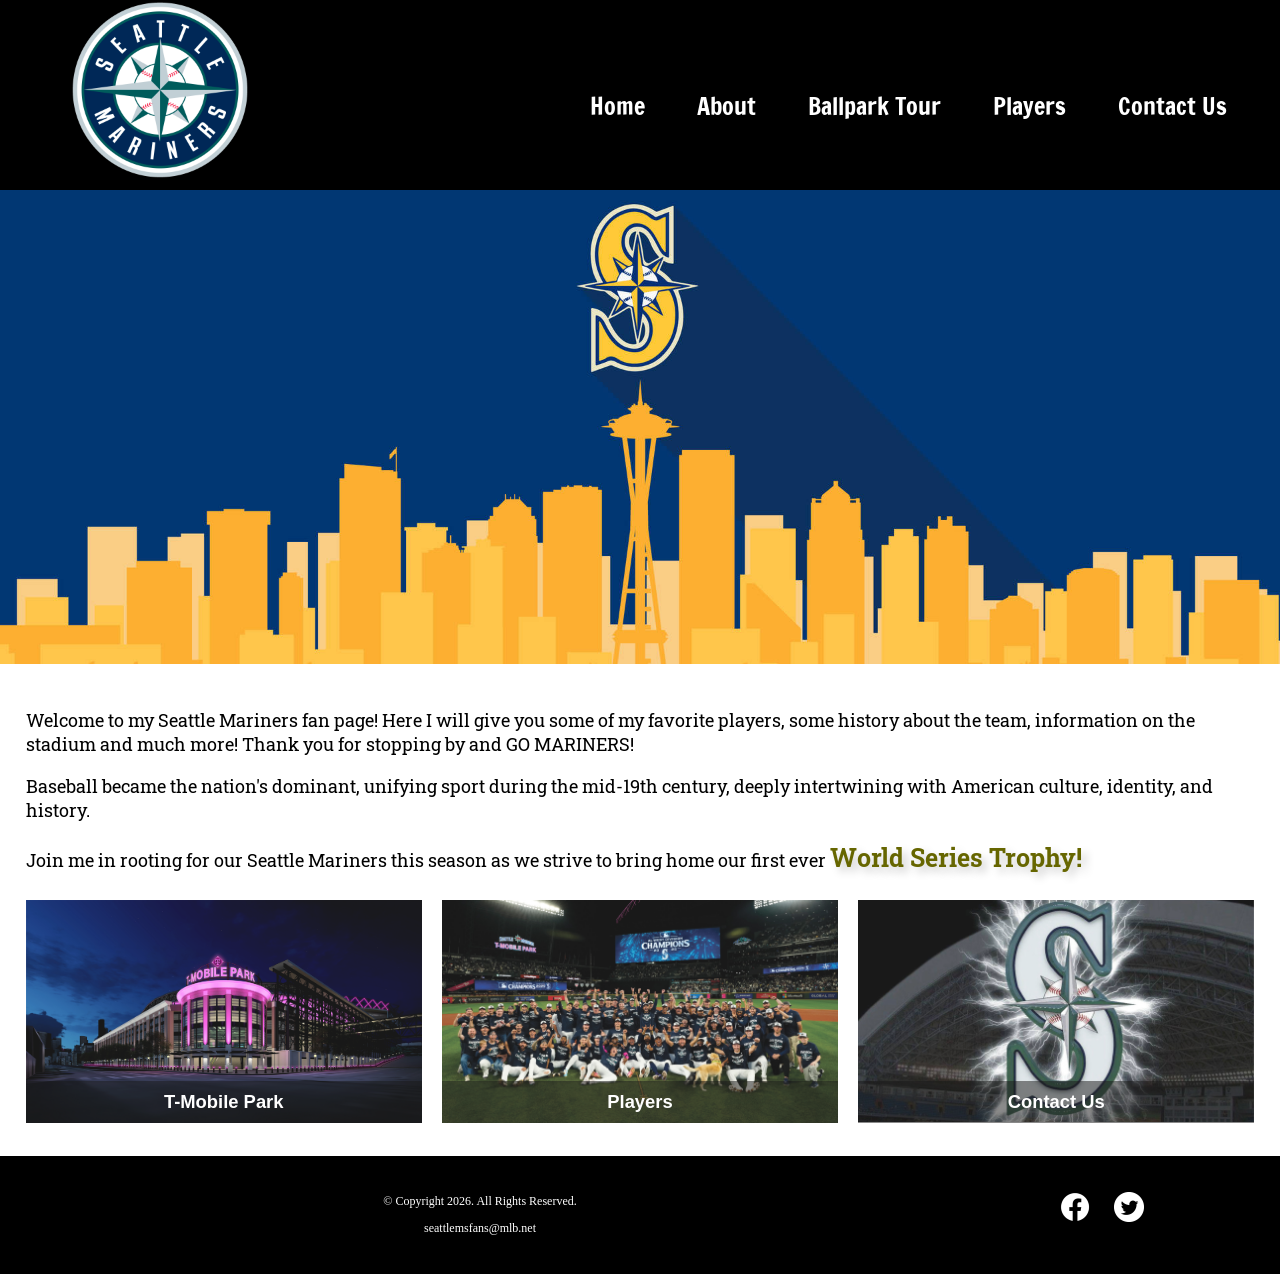
<file: index.html>
<!DOCTYPE html>
<!-- This website template was created by: Jose Camacho -->
<html lang="en">
<head>
	<title>Major League Baseball - Sports | Seattle Mariners Fan Page</title>
	<meta charset="utf-8">
	<link rel="stylesheet" href="css/styles.min.css">
	<meta name="viewport" content="width=device-width, initial-scale=1.0">
	<meta name="description" content="The Seattle Mariners are a professional Marjor League Baseball team and they play in the American League West Division.">
	<link href="https://fonts.googleapis.com/css?family=Francois+One|Roboto+Slab&display=swap" rel="stylesheet">
	<link rel="shortcut icon" href="images/favicon.ico">
	<link rel="icon" type="image/png" sizes="32x32" href="images/favicon-32.png">
	<link rel="apple-touch-icon" sizes="180x180" href="images/apple-touch-icon.png">
	<link rel="icon" sizes="192x192" href="images/android-chrome-192.png">
</head>
<body>

	<!-- Skip to Content Link -->
	<a class="skip" href="#content">Skip to Content</a>

	<div id="container">
	
		<!-- Mobile Nav -->
		<nav class="mobile-nav">
			<div id="menu-links">
				<a href="index.html">Home</a>
				<a href="about.html">About</a>
				<a href="ballpark.html">Ballpark Tour</a>
				<a href="players.html">Players</a>
				<a href="contact.html">Contact Us</a>
			</div>
			<a class="menu-icon" onclick="hamburger()">
				<div>&#9776;</div>
			</a>
		</nav>

		<!-- Use the header area for the website name or logo -->
			<header id="ms-logo">
				<a href="index.html"><img src="images/Seattle-Mariners-Logo.png" alt="Seattle Mariners Logo"></a>
			</header>
			
			<!-- Tablet, Desktop Nav -->
			<nav class="tablet-desktop">
				<ul>
					<li><a href="index.html">Home</a></li>
					<li><a href="about.html">About</a></li>
					<li><a href="ballpark.html">Ballpark Tour</a></li>
					<li><a href="players.html">Players</a></li>
					<li><a href="contact.html">Contact Us</a></li>
				</ul>
			</nav>
			
			<!-- Hero Image -->
			<div id="hero" class="tablet-desktop">
				<img src="images/hero-image.jpg" alt="Seattle Mariners logo over a yellow city skyline outline">
			</div>
			
			<!-- Use the main area to add the main content of the webpage -->
			<main id="content">
			
				<div class="mobile">
				
					<p>Welcome to my Seattle Mariners Fan Page! Here you will find some cool fun facts about the team, where you could possibly come to a game, information on some current and past players and more.</p>
					
					<h3>Need information about a possible upcoming visit to T-Mobile Park?</h3>
					<p>Call Us Today!</p>
					<p class="tel-link"><a href="tel:2063464000">206-346-4000</a></p>
					
					<h4>Customer Service hours</h4>
					<ul class="hours">
						<li>Mon - Thu: 9:00am - 9:00pm</li>
						<li>Friday: 8:00am - 9:00pm</li>
						<li>Saturday: 8:00am - 9:00pm</li>
						<li>Sunday: 9:00am - 5:00pm</li>
					</ul>
					
				</div>
			
				<div class="tablet-desktop">
			
					<p>Welcome to my Seattle Mariners fan page! Here I will give you some of my favorite players, some history about the team, information on the stadium and much more! Thank you for stopping by and GO MARINERS!</p>
				
					<p>Baseball became the nation's dominant, unifying sport during the mid-19th century, deeply intertwining with American culture, identity, and history.</p>
				
					<p>Join me in rooting for our Seattle Mariners this season as we strive to bring home our first ever <span class="action">World Series Trophy!</span></p>
			
				</div>
				
				<div class="grid">
				
					<figure class="frame">
						<a href="ballpark.html"><img src="images/tmobile-dark2.jpg" alt="Outside home plate enterance of T-Mobile stadium lit up pink in the Seattle night sky"></a>
						<figcaption class="pic-text">T-Mobile Park</figcaption>
					</figure>
					
					<figure class="frame">
						<a href="players.html"><img src="images/roster.jpg" alt="team and staff all on field on the mound for a big group pictue after winner the ALDS in 2025"></a>
						<figcaption class="pic-text">Players</figcaption>
					</figure>
					
					<figure class="frame">
						<a href="contact.html"><img src="images/schedule.jpg" alt="Alternate Seattle Mariners logo"></a>
						<figcaption class="pic-text">Contact Us</figcaption>
					</figure>
				
				</div>
			
			</main>
			
			<!-- Use the footer area to add webpage footer content -->
			<footer>
			
				<div class="copyright">
				<p>&copy; Copyright 2026. All Rights Reserved.</p>
				<p><a href="mailto:seattlemsfans@mlb.net">seattlemsfans@mlb.net</a></p>
				</div>
				
				<div class="social">
					<a href="https://www.facebook.com/Mariners" target="_blank"><img src="images/facebook-logo.png" alt="black and white Facebook logo"></a>
					<a href="https://www.twitter.com/Mariners" target="_blank"><img src="images/twitter-logo.png" alt="black abd white Twitter logo"></a>
				</div>
			</footer>
	
	</div>
	
	<script src="scripts/scripts.js"></script>
	
</body>
</html>
</file>
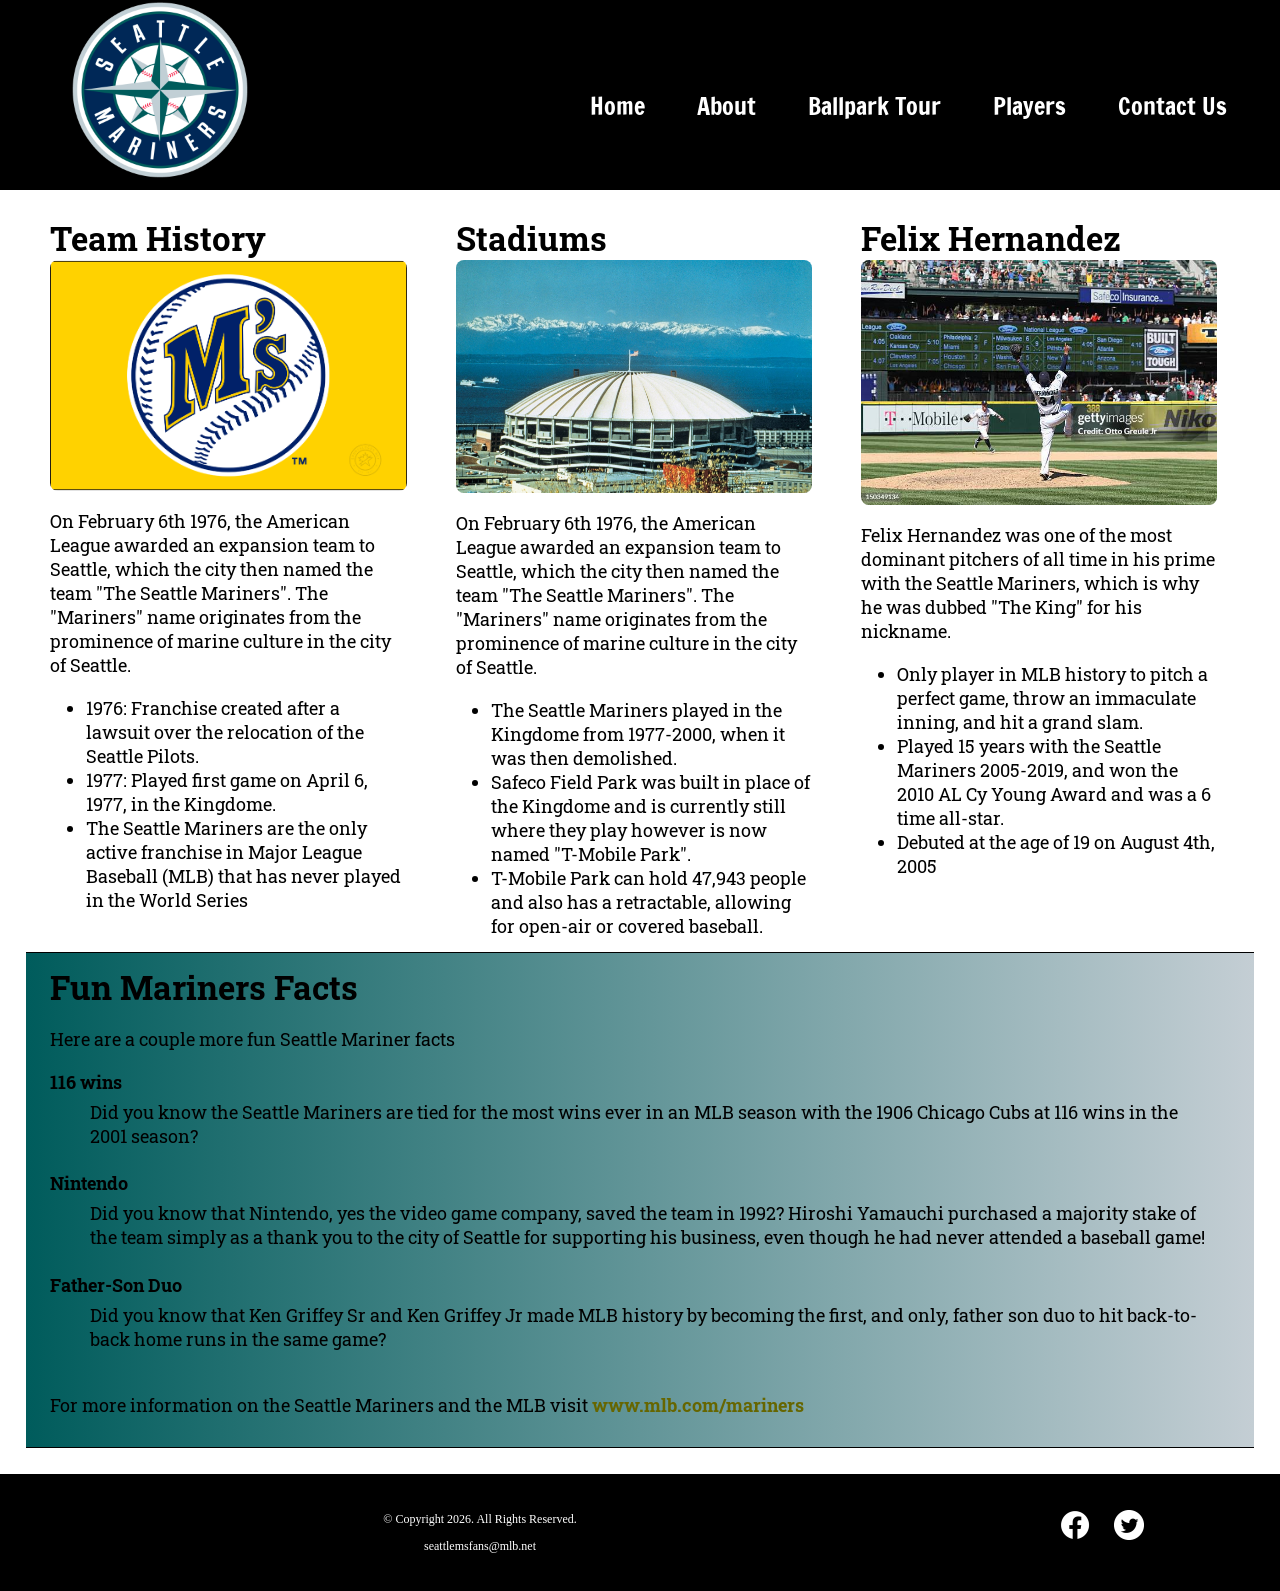
<file: about.html>
<!DOCTYPE html>
<!-- This website template was created by: Jose Camacho -->
<html lang="en">
<head>
	<title>Team History -  Players | Seattle Mariners Fan Page</title>
	<meta charset="utf-8">
	<link rel="stylesheet" href="css/styles.min.css">
	<meta name="viewport" content="width=device-width, initial-scale=1.0">
	<meta name="description" content="Although only a franchise since 1977 the Seattle Mariners are a team rich in both historic moments and players as well">
	<link href="https://fonts.googleapis.com/css?family=Francois+One|Roboto+Slab&display=swap" rel="stylesheet">
	<link rel="shortcut icon" href="images/favicon.ico">
	<link rel="icon" type="image/png" sizes="32x32" href="images/favicon-32.png">
	<link rel="apple-touch-icon" sizes="180x180" href="images/apple-touch-icon.png">
	<link rel="icon" sizes="192x192" href="images/android-chrome-192.png">
</head>
<body>

	<!-- Skip to Content Link -->
	<a class="skip" href="#content">Skip to Content</a>

	<div id="container">
	
		<!-- Mobile Nav -->
			<nav class="mobile-nav">
				<div id="menu-links">
					<a href="index.html">Home</a>
					<a href="about.html">About</a>
					<a href="ballpark.html">Ballpark Tour</a>
					<a href="players.html">Players</a>
					<a href="contact.html">Contact Us</a>
				</div>
				<a class="menu-icon" onclick="hamburger()">
					<div>&#9776;</div>
				</a>
			</nav>

		<!-- Use the header area for the website name or logo -->
		<header id="ms-logo">
			<a href="index.html"><img src="images/Seattle-Mariners-Logo.png" alt="Seattle Mariners Logo"></a>
		</header>
		
		<!-- Tablet, Desktop Nav -->
		<nav class="tablet-desktop">
			<ul>
				<li><a href="index.html">Home</a></li>
				<li><a href="about.html">About</a></li>
				<li><a href="ballpark.html">Ballpark Tour</a></li>
				<li><a href="players.html">Players</a></li>
				<li><a href="contact.html">Contact Us</a></li>
			</ul>
		</nav>
		
		<!-- Use the main area to add the main content of the webpage -->
		<main id="content">
		
			<section id="team">
			
				<h1>Team History</h1>
				<img src="images/ms.png" alt="first ever seattle mariners logo" class="round">
				<p>On February 6th 1976, the American League awarded an expansion team to Seattle, which the city then named the team "The Seattle Mariners". The "Mariners" name originates from the prominence of marine culture in the city of Seattle.</p>
				<ul class="tablet-desktop">
					<li>1976: Franchise created after a lawsuit over the relocation of the Seattle Pilots.</li>
					<li>1977: Played first game on April 6, 1977, in the Kingdome.</li>
					<li>The Seattle Mariners are the only active franchise in Major League Baseball (MLB) that has never played in the World Series</li>
				</ul>
				
			</section>
			
			<section id="stadium">
			
				<h1>Stadiums</h1>
				<img src="images/kingdome.jpg" alt="Seattle Mariners Kingdome stadium with the city of Seattle and water in the background" class="round">
				<p>On February 6th 1976, the American League awarded an expansion team to Seattle, which the city then named the team "The Seattle Mariners". The "Mariners" name originates from the prominence of marine culture in the city of Seattle.</p>
				<ul class="tablet-desktop">
					<li>The Seattle Mariners played in the Kingdome from 1977-2000, when it was then demolished.</li>
					<li>Safeco Field Park was built in place of the Kingdome and is currently still where they play however is now named "T-Mobile Park".</li>
					<li>T-Mobile Park can hold 47,943 people and also has a retractable, allowing for open-air or covered baseball.</li>
				</ul>
				
			</section>
			
			<section id="felix">
			
				<h1>Felix Hernandez</h1>
				<img src="images/felix3.jpg" alt="Seattle Mariners Felix Hernandez throwing his arms up after pitching a perfect game" class="round">
				<p>Felix Hernandez was one of the most dominant pitchers of all time in his prime with the Seattle Mariners, which is why he was dubbed "The King" for his nickname.</p>
				<ul class="tablet-desktop">
					<li>Only player in MLB history to pitch a perfect game, throw an immaculate inning, and hit a grand slam.</li>
					<li>Played 15 years with the Seattle Mariners 2005-2019, and won the 2010 AL Cy Young Award and was a 6 time all-star.</li>
					<li>Debuted at the age of 19 on August 4th, 2005</li>
				</ul>
				
			</section>
			
			<section id="facts" class="tablet-desktop">
		
				<h1>Fun Mariners Facts</h1>
				<p>Here are a couple more fun Seattle Mariner facts</p>
				<dl>
					<dt>116 wins</dt>
					<dd>Did you know the Seattle Mariners are tied for the most wins ever in an MLB season with the 1906 Chicago Cubs at 116 wins in the 2001 season?</dd>
					
					<dt>Nintendo</dt>
					<dd>Did you know that Nintendo, yes the video game company, saved the team in 1992? Hiroshi Yamauchi purchased a majority stake of the team simply as a thank you to the city of Seattle for supporting his business, even though he had never attended a baseball game!</dd>
				
					<dt>Father-Son Duo</dt>
					<dd>Did you know that Ken Griffey Sr and Ken Griffey Jr made MLB history by becoming the first, and only, father son duo to hit back-to-back home runs in the same game?</dd>
				</dl>
			
				<p>For more information on the Seattle Mariners and the MLB visit <a href="www.mlb.com/mariners" target="_blank" class="external-link">www.mlb.com/mariners</a></p>
			
			</section>
	
		
		</main>
		
		<!-- Use the footer area to add webpage footer content -->
		<footer>
			
			<div class="copyright">
				<p>&copy; Copyright 2026. All Rights Reserved.</p>
				<p><a href="mailto:seattlemsfans@mlb.net">seattlemsfans@mlb.net</a></p>
			</div>
				
			<div class="social">
				<a href="https://www.facebook.com/Mariners" target="_blank"><img src="images/facebook-logo.png" alt="black and white Facebook logo"></a>
				<a href="https://www.twitter.com/Mariners" target="_blank"><img src="images/twitter-logo.png" alt="black abd white Twitter logo"></a>
			</div>
		</footer>
	
	
	</div>
	
	<script src="scripts/scripts.js"></script>
	
</body>
</html>
</file>
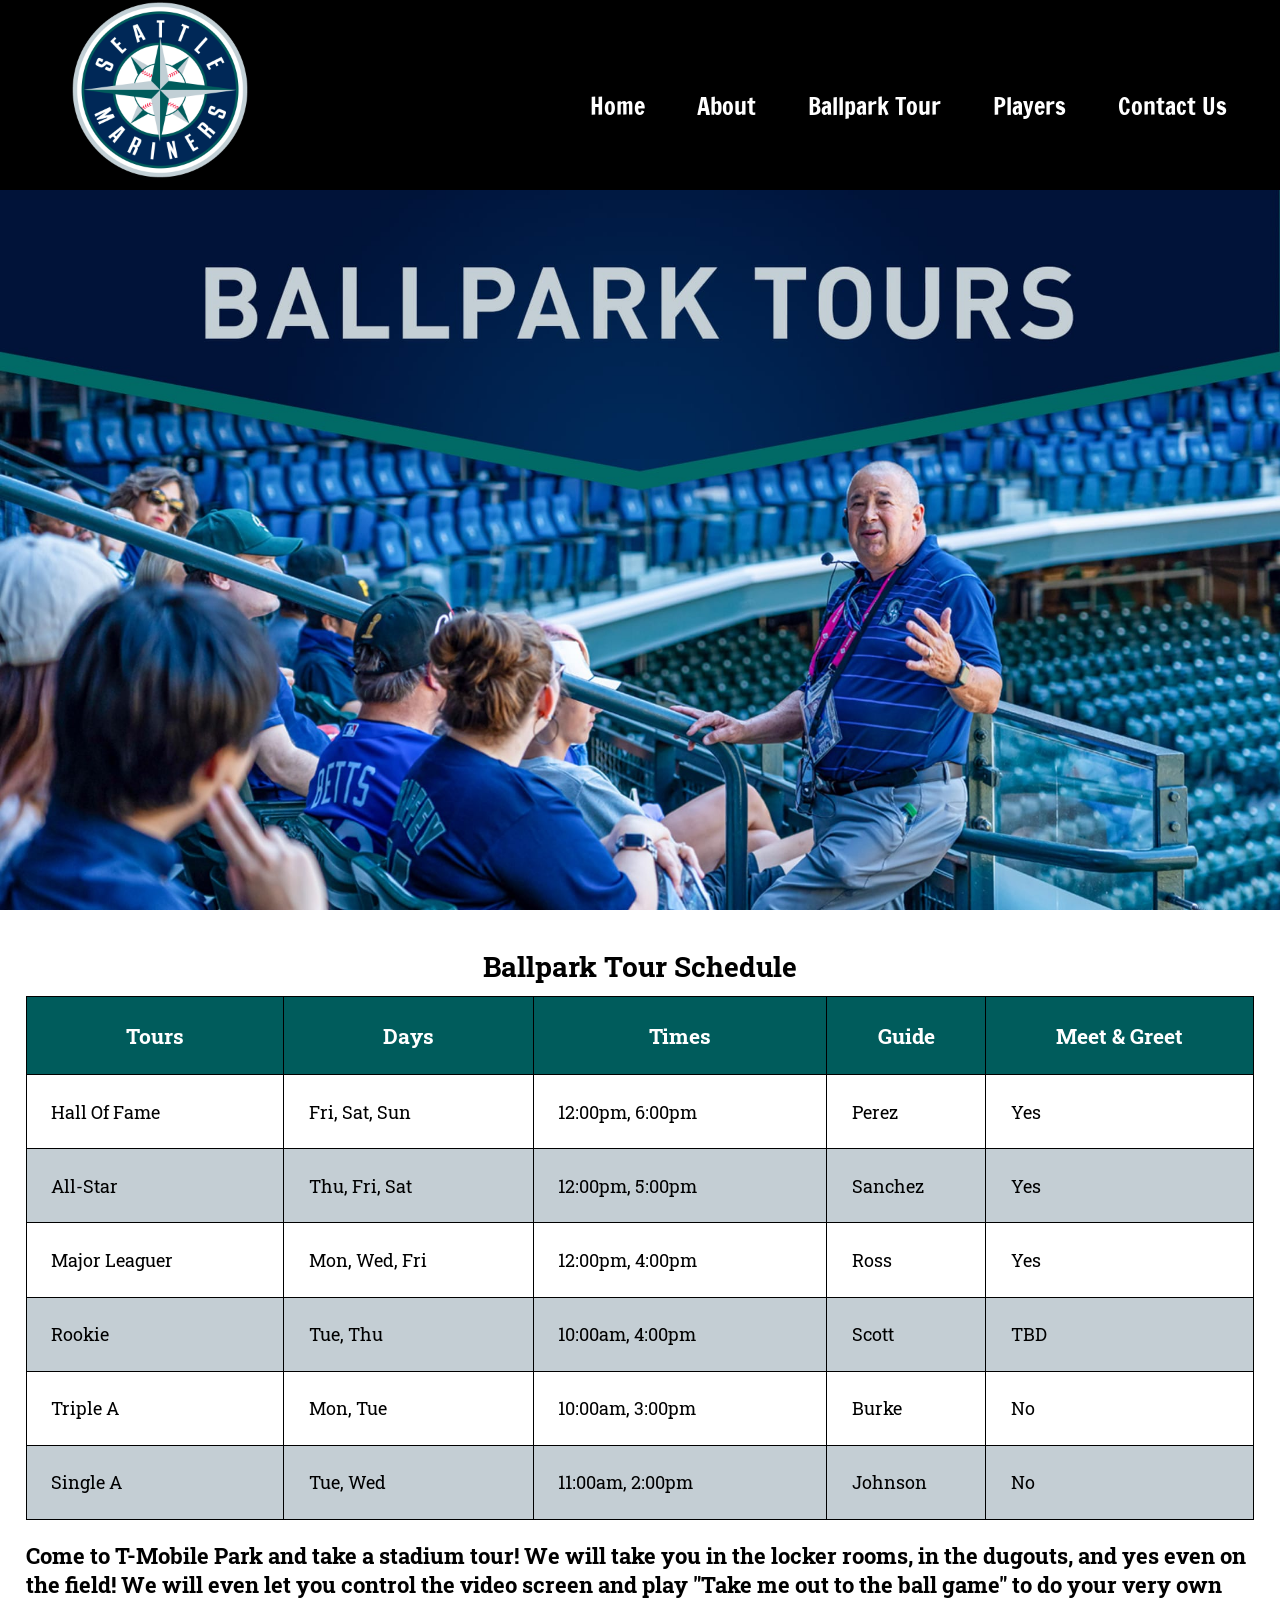
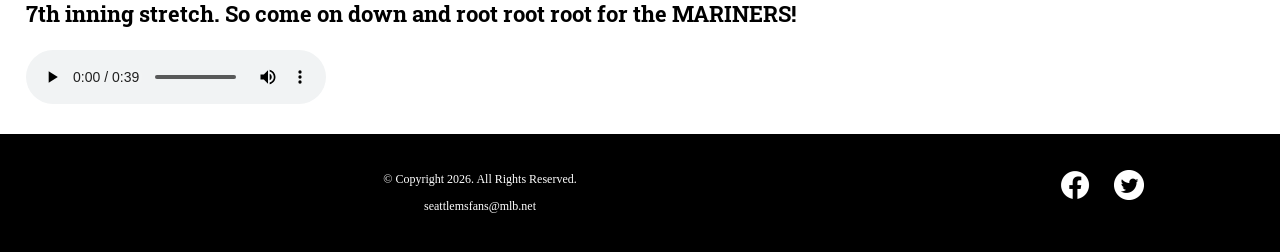
<file: ballpark.html>
<!DOCTYPE html>
<!-- This website template was created by: Jose Camacho -->
<html lang="en">
<head>
	<title>Ball Park Tours | Seattle Mariners Fan Page</title>
	<meta charset="utf-8">
	<link rel="stylesheet" href="css/styles.min.css">
	<meta name="viewport" content="width=device-width, initial-scale=1.0">
	<meta name="description" content="Book a tour of T-Mobile stadium and get to see everything the players see, including going into locker rooms, dugouts, on the field, and much more!">
	<link href="https://fonts.googleapis.com/css?family=Francois+One|Roboto+Slab&display=swap" rel="stylesheet">
	<link rel="shortcut icon" href="images/favicon.ico">
	<link rel="icon" type="image/png" sizes="32x32" href="images/favicon-32.png">
	<link rel="apple-touch-icon" sizes="180x180" href="images/apple-touch-icon.png">
	<link rel="icon" sizes="192x192" href="images/android-chrome-192.png">
</head>
<body>

	<!-- Skip to Content Link -->
	<a class="skip" href="#content">Skip to Content</a>

	<div id="container">
	
		<!-- Mobile Nav -->
			<nav class="mobile-nav">
				<div id="menu-links">
					<a href="index.html">Home</a>
					<a href="about.html">About</a>
					<a href="ballpark.html">Ballpark Tour</a>
					<a href="players.html">Players</a>
					<a href="contact.html">Contact Us</a>
				</div>
				<a class="menu-icon" onclick="hamburger()">
					<div>&#9776;</div>
				</a>
			</nav>

		<!-- Use the header area for the website name or logo -->
		<header id="ms-logo">
			<a href="index.html"><img src="images/Seattle-Mariners-Logo.png" alt="Seattle Mariners Logo"></a>
		</header>
			
		<!-- Tablet, Desktop Nav -->
		<nav class="tablet-desktop">
			<ul>
				<li><a href="index.html">Home</a></li>
				<li><a href="about.html">About</a></li>
				<li><a href="ballpark.html">Ballpark Tour</a></li>
				<li><a href="players.html">Players</a></li>
				<li><a href="contact.html">Contact Us</a></li>
			</ul>
		</nav>
		
		<!-- Statium Tour Hero Image -->
		<div id="hero" class="tablet-desktop">
			<img src="images/tours-hero.jpg" alt="tour guide telling a group of people about T-Mobile Park in the stands">
		</div>
			
		<!-- Use the main area to add the main content of the webpage -->
		<main id="content">
		
			<div class="mobile">
			
				<h3>Ballpark Tour Info</h3>
				<p>Hall of fame Tour: Fri Sat Sun 12pm &amp; 6pm</p>
				<p>All-Star Tour: Thu Fri Sat 12pm &amp; 5pm</p>
				<p>Major Leaguer Tour: Mon Wed Fri 12pm &amp; 4pm</p>
				<p>Rookie Tour: Tue Thur 10am &amp; 4pm</p>
				<p>Triple A Tour: Mon Tue 10am &amp; 3pm</p>
				<p>Single A Tour: Tue Wed 11am &amp; 2pm</p>
				
			</div>
			
			<div class="tablet-desktop">
			
			<table><!-- Start Table -->
				<caption>Ballpark Tour Schedule</caption>
				<tr><!-- Row 1 -->
					<th>Tours</th>
					<th>Days</th>
					<th>Times</th>
					<th>Guide</th>
					<th>Meet & Greet</th>
				</tr>
				<tr><!-- Row 2 -->
					<td>Hall Of Fame</td>
					<td>Fri, Sat, Sun</td>
					<td>12:00pm, 6:00pm</td>
					<td>Perez</td>
					<td>Yes</td>
				</tr>
				<tr><!-- Row 3 -->
					<td>All-Star</td>
					<td>Thu, Fri, Sat</td>
					<td>12:00pm, 5:00pm</td>
					<td>Sanchez</td>
					<td>Yes</td>
				</tr>
				<tr><!-- Row 4 -->
					<td>Major Leaguer</td>
					<td>Mon, Wed, Fri</td>
					<td>12:00pm, 4:00pm</td>
					<td>Ross</td>
					<td>Yes</td>
				</tr>
				<tr><!-- Row 5 -->
					<td>Rookie</td>
					<td>Tue, Thu</td>
					<td>10:00am, 4:00pm</td>
					<td>Scott</td>
					<td>TBD</td>
				</tr>
				<tr><!-- Row 6 -->
					<td>Triple A</td>
					<td>Mon, Tue</td>
					<td>10:00am, 3:00pm</td>
					<td>Burke</td>
					<td>No</td>
				</tr>
				<tr><!-- Row 7 -->
					<td>Single A</td>
					<td>Tue, Wed</td>
					<td>11:00am, 2:00pm</td>
					<td>Johnson</td>
					<td>No</td>
				</tr>
			</table><!-- End Table -->
			
		</div>
		
		<div id="music-sample">
		
			<h3>Come to T-Mobile Park and take a stadium tour! We will take you in the locker rooms, in the dugouts, and yes even on the field! We will even let you control the video screen and play "Take me out to the ball game" to do your very own 7th inning stretch. So come on down and root root root for the MARINERS!</h3>
			<audio controls>
				<source src="media/Ballgame.mp3" type="audio/mp3">
				<source src="media/Ballgame.ogg" type="audio/ogg">
				<p>Your browser does not support the audio element.</p>
			</audio>
			
		</div>
			
		<div>
		</div>
			
		</main>
			
		<!-- Use the footer area to add webpage footer content -->
		<footer>
			
			<div class="copyright">
				<p>&copy; Copyright 2026. All Rights Reserved.</p>
				<p><a href="mailto:seattlemsfans@mlb.net">seattlemsfans@mlb.net</a></p>
			</div>
				
			<div class="social">
				<a href="https://www.facebook.com/Mariners" target="_blank"><img src="images/facebook-logo.png" alt="black and white Facebook logo"></a>
				<a href="https://www.twitter.com/Mariners" target="_blank"><img src="images/twitter-logo.png" alt="black abd white Twitter logo"></a>
			</div>
		</footer>
	
	
	</div>
	
	<script src="scripts/scripts.js"></script>
	
</body>
</html>
</file>
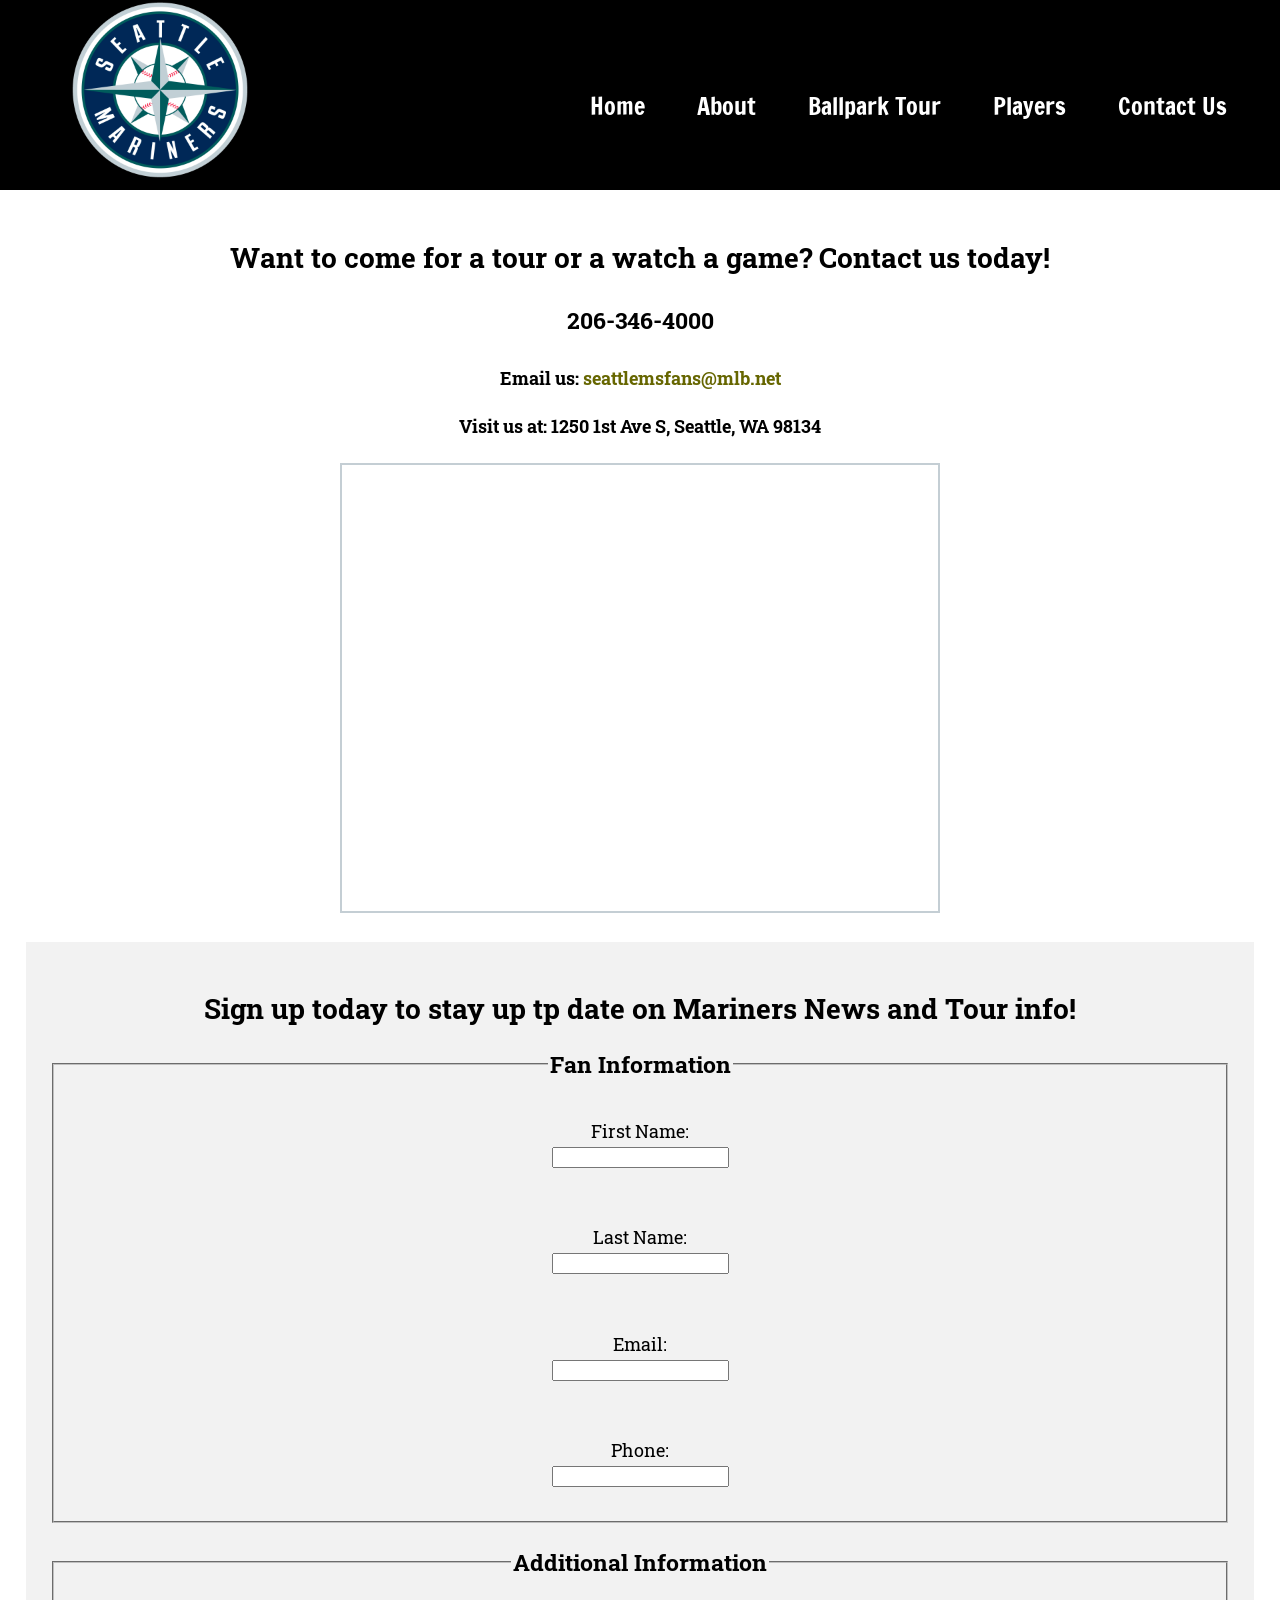
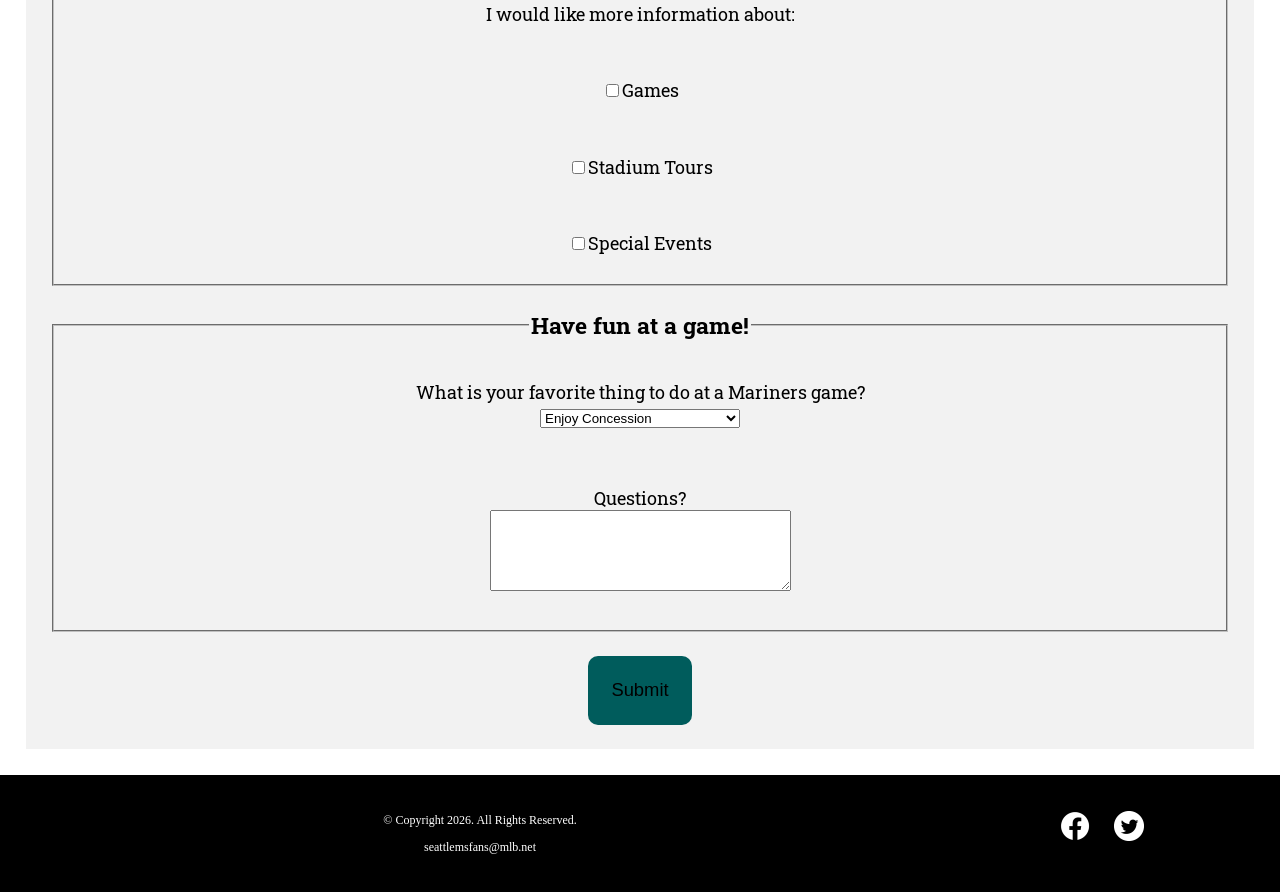
<file: contact.html>
<!DOCTYPE html>
<!-- This website template was created by: Jose Camacho -->
<html lang="en">
<head>
	<title>Contact Us - Location | Seattle Mariners Fan Page</title>
	<meta charset="utf-8">
	<link rel="stylesheet" href="css/styles.min.css">
	<meta name="viewport" content="width=device-width, initial-scale=1.0">
	<meta name="description" content="Whether you want to come and catch a game, come to take a personal ballpark tour, or have any general questions please feel free to contact us!">
	<link href="https://fonts.googleapis.com/css?family=Francois+One|Roboto+Slab&display=swap" rel="stylesheet">
	<link rel="shortcut icon" href="images/favicon.ico">
	<link rel="icon" type="image/png" sizes="32x32" href="images/favicon-32.png">
	<link rel="apple-touch-icon" sizes="180x180" href="images/apple-touch-icon.png">
	<link rel="icon" sizes="192x192" href="images/android-chrome-192.png">
</head>
<body>

	<!-- Skip to Content Link -->
	<a class="skip" href="#content">Skip to Content</a>

	<div id="container">
	
		<!-- Mobile Nav -->
			<nav class="mobile-nav">
				<div id="menu-links">
					<a href="index.html">Home</a>
					<a href="about.html">About</a>
					<a href="ballpark.html">Ballpark Tour</a>
					<a href="players.html">Players</a>
					<a href="contact.html">Contact Us</a>
				</div>
				<a class="menu-icon" onclick="hamburger()">
					<div>&#9776;</div>
				</a>
			</nav>

		<!-- Use the header area for the website name or logo -->
		<header id="ms-logo">
			<a href="index.html"><img src="images/Seattle-Mariners-Logo.png" alt="Seattle Mariners Logo"></a>
		</header>
			
		<!-- Tablet, Desktop Nav -->
		<nav class="tablet-desktop">
			<ul>
				<li><a href="index.html">Home</a></li>
				<li><a href="about.html">About</a></li>
				<li><a href="ballpark.html">Ballpark Tour</a></li>
				<li><a href="players.html">Players</a></li>
				<li><a href="contact.html">Contact Us</a></li>
			</ul>
		</nav>
		
		<!-- Use the main area to add the main content of the webpage -->
		<main id="contact">
			
		<div id="contact">
			
			<h2>Want to come for a tour or a watch a game? Contact us today!</h2>
			<h4 class="mobile tel-link"><a href="tel:2063464000">206-346-4000</a></h4>
			<h4 class="tablet-desktop tel-num">206-346-4000</h4>
			<h4>Email us: <a href="mailto:seattlemsfans@mlb.net" class="contact-email-link">seattlemsfans@mlb.net</a></h4>
			<h4>Visit us at: 1250 1st Ave S, Seattle, WA 98134</h4>
			
			<iframe src="https://www.google.com/maps/embed?pb=!1m18!1m12!1m3!1d2690.782523743322!2d-122.33515812404585!3d47.591471971188426!2m3!1f0!2f0!3f0!3m2!1i1024!2i768!4f13.1!3m3!1m2!1s0x54906a9f505dc4db%3A0xc6f829b3a6a6fd95!2sT-Mobile%20Park!5e0!3m2!1sen!2sus!4v1778798225796!5m2!1sen!2sus" width="600" height="450" allowfullscreen="" loading="lazy" referrerpolicy="no-referrer-when-downgrade" class="map"></iframe>
			
		</div>
		
		<div id="form">
		
			<h2>Sign up today to stay up tp date on Mariners News and Tour info!</h2>
			
			<form><!-- Start Form -->
			
				<fieldset>
					<legend>Fan Information</legend>
					<label for="fName">First Name:</label>
					<input type="text" id="fName" name="fName" required>

					<label for="1Name">Last Name:</label>
					<input type="text" name="1Name" id="1Name" required>
					
					<label for="email">Email:</label>
					<input type="email" name="email" id="email" required>
					
					<label for="phone">Phone:</label>
					<input type="tel" id="phone" name="phone" required>
				</fieldset>
				
				<fieldset>
					<legend>Additional Information</legend>
					<p>I would like more information about:</p>
					
					<label for="games"><input type="checkbox" name="interest" id="games" value="Games">Games</label>
					
					<label for="stour"><input type="checkbox" name="interest" id="stour" value="Stadium Tours">Stadium Tours</label>
					
					<label for="spev"><input type="checkbox" name="interest" id="spev" value="Special Events">Special Events</label>
				</fieldset>
				
				<fieldset>
					<legend>Have fun at a game!</legend>
					<label for="fun">What is your favorite thing to do at a Mariners game?</label>
					<select name="fun" id="fun">
						<option value="ec">Enjoy Concession</option>
						<option value="friend">Go with Friends</option>
						<option value="merch">Buy Merchandise</option>
						<option value="gad">Give Away Days</option>
						<option value="root">Root for your Seattle Mariners</option>
					</select>
					
					<label for="questions">Questions?</label>
					<textarea id="questions" name="questions" rows="5" cols="35"></textarea>
				</fieldset>
				
				<input type="submit" id="submit" value="Submit" class="btn">
				
			</form>
			
		</div>
			
		</main>
			
		<!-- Use the footer area to add webpage footer content -->
		<footer>
			
			<div class="copyright">
				<p>&copy; Copyright 2026. All Rights Reserved.</p>
				<p><a href="mailto:seattlemsfans@mlb.net">seattlemsfans@mlb.net</a></p>
			</div>
				
			<div class="social">
				<a href="https://www.facebook.com/Mariners" target="_blank"><img src="images/facebook-logo.png" alt="black and white Facebook logo"></a>
				<a href="https://www.twitter.com/Mariners" target="_blank"><img src="images/twitter-logo.png" alt="black abd white Twitter logo"></a>
			</div>
		</footer>
	
	
	</div>
	
	<script src="scripts/scripts.js"></script>
	
</body>
</html>
</file>
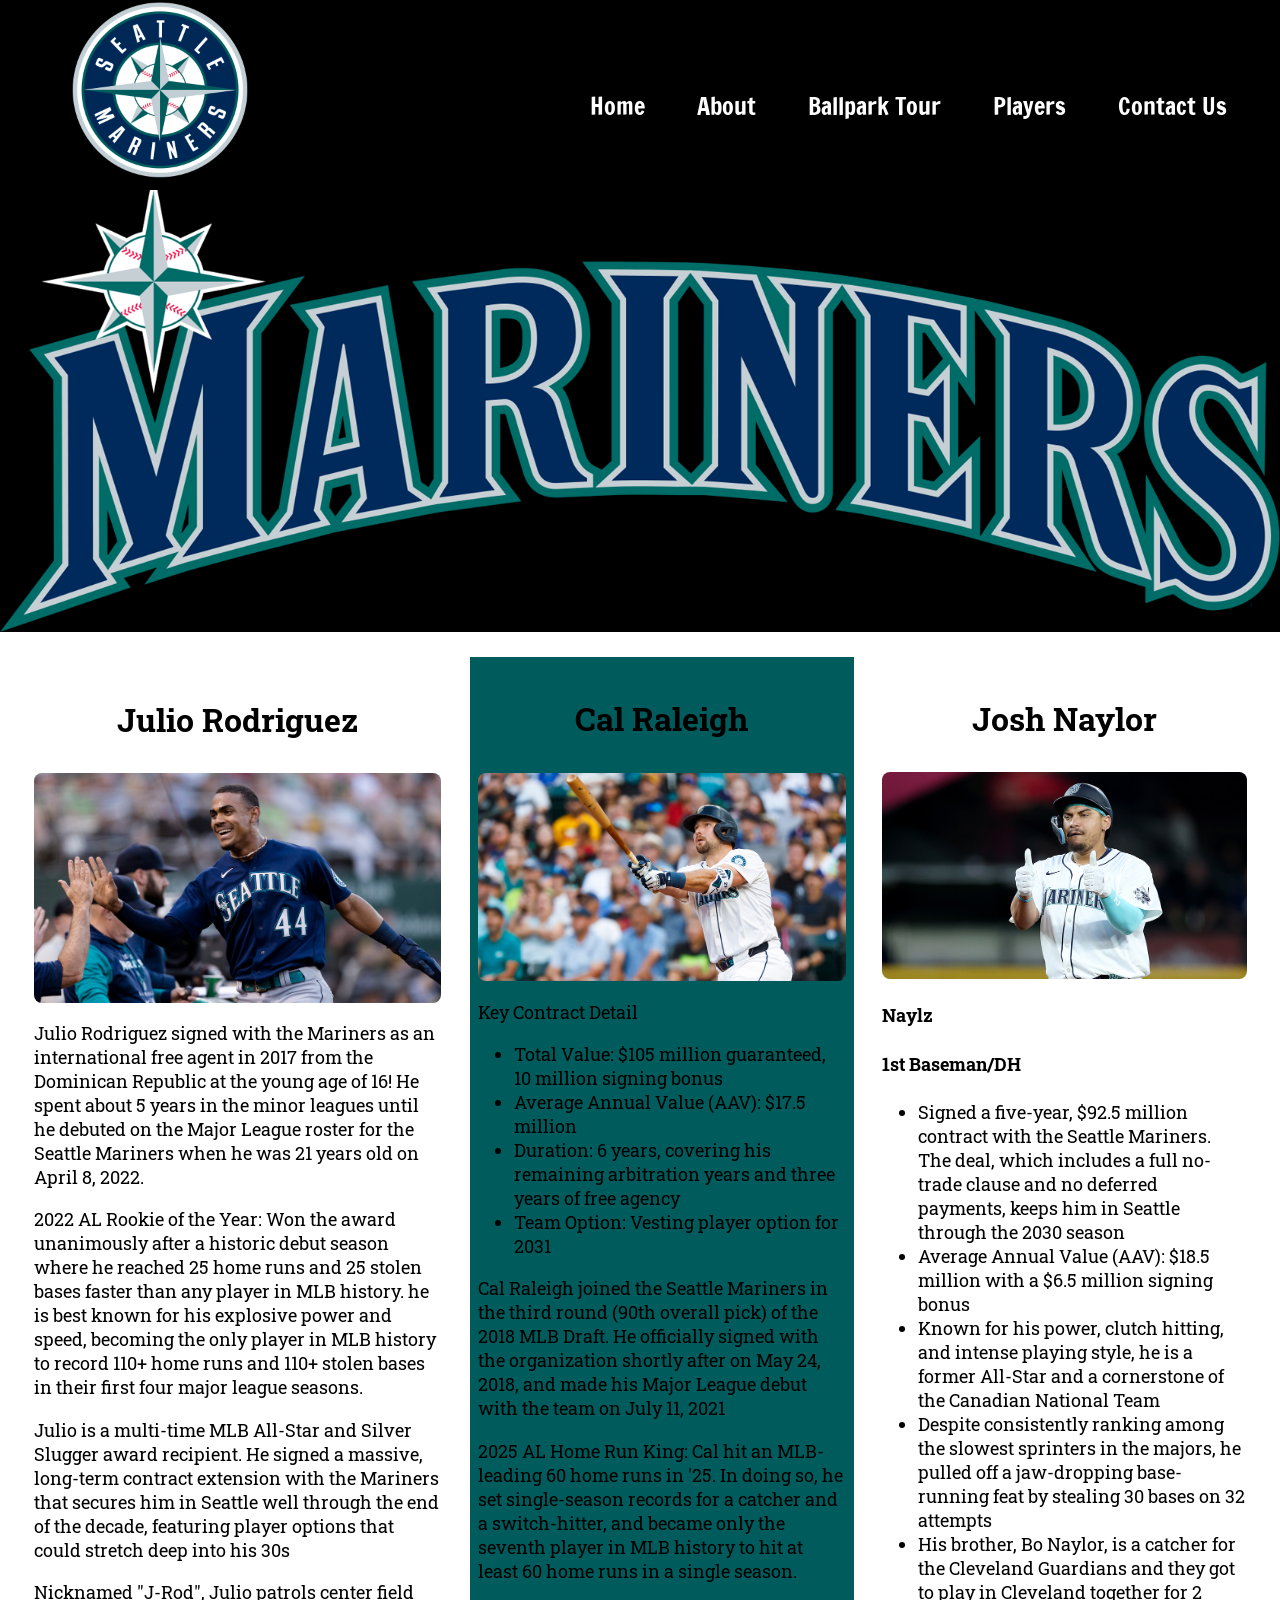
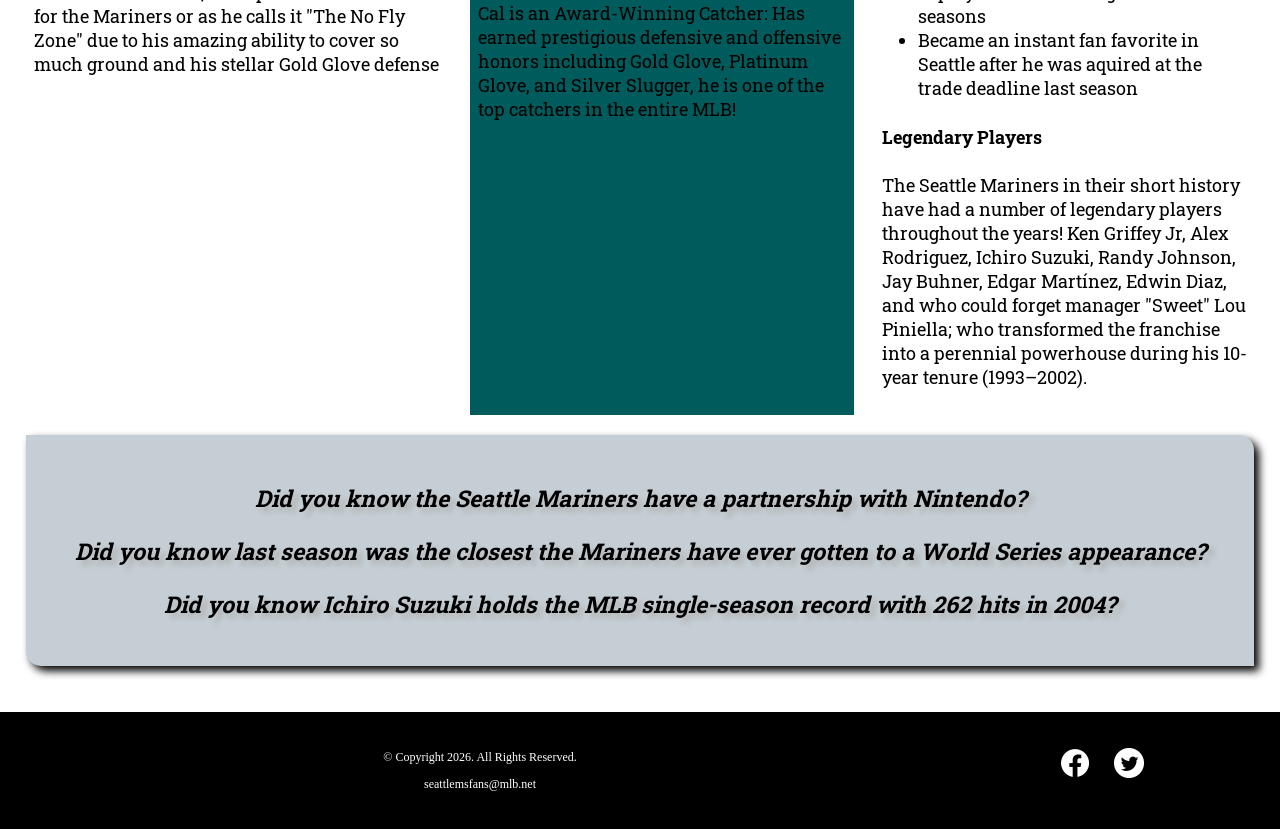
<file: players.html>
<!DOCTYPE html>
<!-- This website template was created by: Jose Camacho -->
<html lang="en">
<head>
	<title>Current and Past great Mariners | Seattle Mariners Fan Page</title>
	<meta charset="utf-8">
	<link rel="stylesheet" href="css/styles.min.css">
	<meta name="viewport" content="width=device-width, initial-scale=1.0">
	<meta name="description" content="From pitchers to hitters to managers, the Seattle Mariners have had an huge impact on the MLB.">
	<link href="https://fonts.googleapis.com/css?family=Francois+One|Roboto+Slab&display=swap" rel="stylesheet">
	<link rel="shortcut icon" href="images/favicon.ico">
	<link rel="icon" type="image/png" sizes="32x32" href="images/favicon-32.png">
	<link rel="apple-touch-icon" sizes="180x180" href="images/apple-touch-icon.png">
	<link rel="icon" sizes="192x192" href="images/android-chrome-192.png">
</head>
<body>

	<!-- Skip to Content Link -->
	<a class="skip" href="#content">Skip to Content</a>

	<div id="container">
	
		<!-- Mobile Nav -->
			<nav class="mobile-nav">
				<div id="menu-links">
					<a href="index.html">Home</a>
					<a href="about.html">About</a>
					<a href="ballpark.html">Ballpark Tour</a>
					<a href="players.html">Players</a>
					<a href="contact.html">Contact Us</a>
				</div>
				<a class="menu-icon" onclick="hamburger()">
					<div>&#9776;</div>
				</a>
			</nav>

		<!-- Use the header area for the website name or logo -->
		<header id="ms-logo">
			<a href="index.html"><img src="images/Seattle-Mariners-Logo.png" alt="Seattle Mariners Logo"></a>
		</header>
			
		<!-- Tablet, Desktop Nav -->
		<nav class="tablet-desktop">
			<ul>
				<li><a href="index.html">Home</a></li>
				<li><a href="about.html">About</a></li>
				<li><a href="ballpark.html">Ballpark Tour</a></li>
				<li><a href="players.html">Players</a></li>
				<li><a href="contact.html">Contact Us</a></li>
			</ul>
		</nav>
		
		<!-- Player Hero Image -->
		<div id="hero">
			<img src="images/logo-hero.png" alt="seattle mariners logo">
		</div>
			
		<!-- Use the main area to add the main content of the webpage -->
		<main class="grid">
		
			<article>
				<h3>Julio Rodriguez</h3>
				<img src="images/julio.jpg" alt="Julio Rodriguez high-fiving his teammeats in the dugout" class="round">
				<p>Julio Rodriguez signed with the Mariners as an international free agent in 2017 from the Dominican Republic at the young age of 16! He spent about 5 years in the minor leagues until he debuted on the Major League roster for the Seattle Mariners when he was 21 years old on April 8, 2022.</p>
				<p>2022 AL Rookie of the Year: Won the award unanimously after a historic debut season where he reached 25 home runs and 25 stolen bases faster than any player in MLB history. he is best known for his explosive power and speed, becoming the only player in MLB history to record 110+ home runs and 110+ stolen bases in their first four major league seasons.</p>
				<p>Julio is a multi-time MLB All-Star and Silver Slugger award recipient. He signed a massive, long-term contract extension with the Mariners that secures him in Seattle well through the end of the decade, featuring player options that could stretch deep into his 30s</p>
				<p>Nicknamed "J-Rod", Julio patrols center field for the Mariners or as he calls it "The No Fly Zone" due to his amazing ability to cover so much ground and his stellar Gold Glove defense</p>
			</article>
			
			<article>
				<h3>Cal Raleigh</h3>
				<img src="images/cal-swing.png" alt="Cal admiring his swing after hitting a home run" class="round">
				<p>Key Contract Detail</p>
				<ul>
					<li>Total Value: $105 million guaranteed, 10 million signing bonus</li>
					<li>Average Annual Value (AAV): $17.5 million</li>
					<li>Duration: 6 years, covering his remaining arbitration years and three years of free agency</li>
					<li>Team Option: Vesting player option for 2031</li>
				</ul>
				<p>Cal Raleigh joined the Seattle Mariners in the third round (90th overall pick) of the 2018 MLB Draft. He officially signed with the organization shortly after on May 24, 2018, and made his Major League debut with the team on July 11, 2021</p>
				<p>2025 AL Home Run King: Cal hit an MLB-leading 60 home runs in '25. In doing so, he set single-season records for a catcher and a switch-hitter, and became only the seventh player in MLB history to hit at least 60 home runs in a single season.</p>
				<p>Cal is an Award-Winning Catcher: Has earned prestigious defensive and offensive honors including Gold Glove, Platinum Glove, and Silver Slugger, he is one of the top catchers in the entire MLB!</p>
			</article>
			
			<article>
				<h3>Josh Naylor</h3>
				<img src="images/josh.jpg" alt="Josh Naylor screaming in excitement with his hands down after hitting a home run" class="round">
				<h4>Naylz</h4>
				<h4>1st Baseman/DH</h4>
				<ul>
					<li>Signed a five-year, $92.5 million contract with the Seattle Mariners. The deal, which includes a full no-trade clause and no deferred payments, keeps him in Seattle through the 2030 season</li>
					<li>Average Annual Value (AAV): $18.5 million with a $6.5 million signing bonus</li>
					<li>Known for his power, clutch hitting, and intense playing style, he is a former All-Star and a cornerstone of the Canadian National Team</li>
					<li>Despite consistently ranking among the slowest sprinters in the majors, he pulled off a jaw-dropping base-running feat by stealing 30 bases on 32 attempts</li>
					<li>His brother, Bo Naylor, is a catcher for the Cleveland Guardians and they got to play in Cleveland together for 2 seasons</li>
					<li>Became an instant fan favorite in Seattle after he was aquired at the trade deadline last season</li>
				</ul>
				<h4>Legendary Players</h4>
				<p>The Seattle Mariners in their short history have had a number of legendary players throughout the years! Ken Griffey Jr, Alex Rodriguez, Ichiro Suzuki, Randy Johnson, Jay Buhner, Edgar Martínez, Edwin Diaz, and who could forget manager "Sweet" Lou Piniella; who transformed the franchise into a perennial powerhouse during his 10-year tenure (1993–2002).</p>
			</article>
			
			<aside class="tablet-desktop grid-item4">
				<p>Did you know the Seattle Mariners have a partnership with Nintendo?</p>
				<p>Did you know last season was the closest the Mariners have ever gotten to a World Series appearance?</p>
				<p>Did you know Ichiro Suzuki holds the MLB single-season record with 262 hits in 2004?</p>
			</aside>
			
		<div>
		</div>
			
		</main>
			
		<!-- Use the footer area to add webpage footer content -->
		<footer>
			
			<div class="copyright">
				<p>&copy; Copyright 2026. All Rights Reserved.</p>
				<p><a href="mailto:seattlemsfans@mlb.net">seattlemsfans@mlb.net</a></p>
			</div>
				
			<div class="social">
				<a href="https://www.facebook.com/Mariners" target="_blank"><img src="images/facebook-logo.png" alt="black and white Facebook logo"></a>
				<a href="https://www.twitter.com/Mariners" target="_blank"><img src="images/twitter-logo.png" alt="black abd white Twitter logo"></a>
			</div>
		</footer>
	
	
	</div>
	
	<script src="scripts/scripts.js"></script>
	
</body>
</html>
</file>
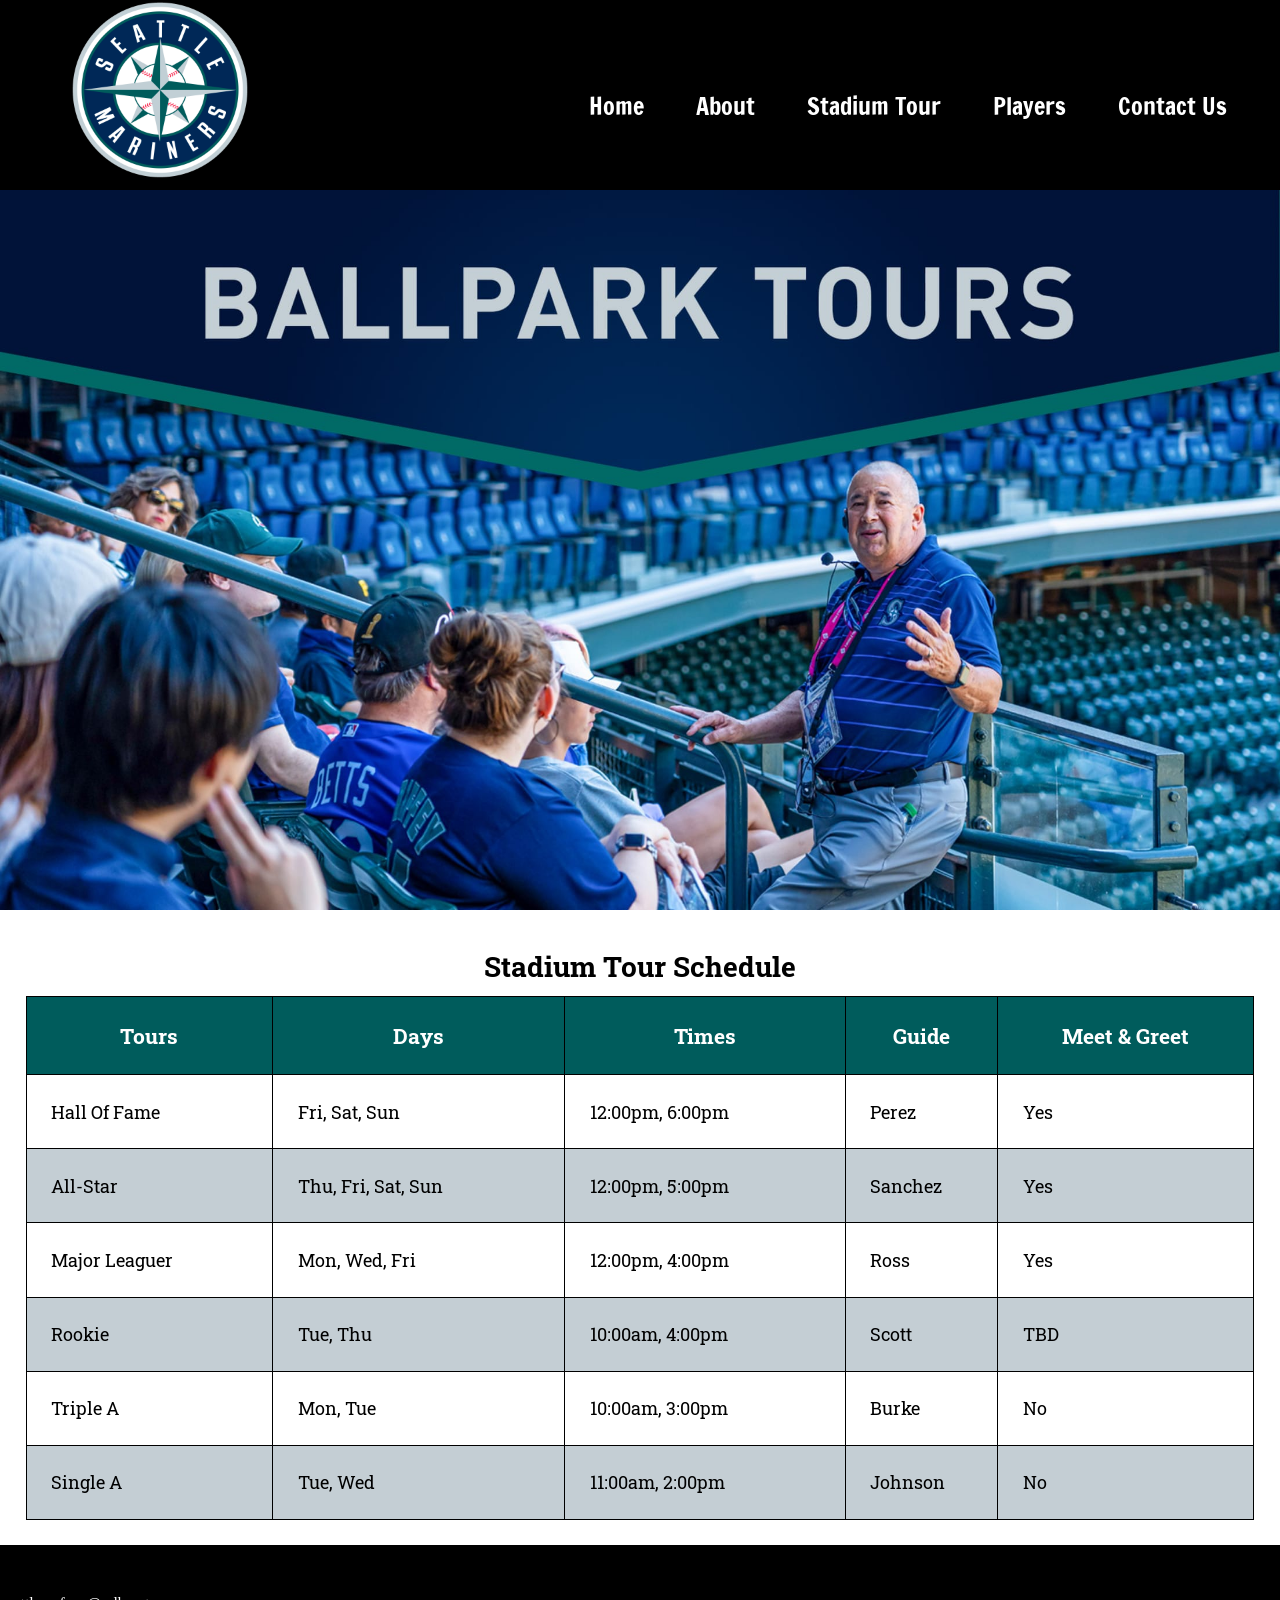
<file: stadium.html>
<!DOCTYPE html>
<!-- This website template was created by: Jose Camacho -->
<html lang="en">
<head>
	<title>Seattle Mariners Fan Page</title>
	<meta charset="utf-8">
	<link rel="stylesheet" href="css/styles.css">
	<meta name ="viewport" content="width=device-width, initial-scale=1">
	<link href="https://fonts.googleapis.com/css?family=Francois+One|Roboto+Slab&display=swap" rel="stylesheet">
	<link rel="shortcut icon" href="images/favicon.ico">
	<link rel="icon" type="image/png" sizes="32x32" href="images/favicon-32.png">
	<link rel="apple-touch-icon" sizes="180x180" href="images/apple-touch-icon.png">
	<link rel="icon" sizes="192x192" href="images/android-chrome-192.png">
</head>
<body>

	<div id="container">

		<!-- Use the header area for the website name or logo -->
		<header>
			<a href="index.html"><img src="images/Seattle-Mariners-Logo.png" alt="Seattle Mariners Logo"></a>
		</header>
			
		<!-- Use the nav area to add hyperlinks to other pages within the website -->
		<nav>
			<ul>
				<li><a href="index.html">Home</a></li>
				<li><a href="about.html">About</a></li>
				<li><a href="stadium.html">Stadium Tour</a></li>
				<li><a href="players.html">Players</a></li>
				<li><a href="contact.html">Contact Us</a></li>
			</ul>
		</nav>
		
		<!-- Statium Tour Hero Image -->
		<div id="hero" class="tablet-desktop">
			<img src="images/tours-hero.jpg" alt="tour guide telling a group of people about T-Mobile Park in the stands">
		</div>
			
		<!-- Use the main area to add the main content of the webpage -->
		<main>
		
			<div class="mobile">
			
				<h3>Stadium Tour Info</h3>
				<p>Hall of fame Tour: Fri Sat Sun 12pm &amp; 6pm</p>
				<p>All-Star Tour: Thu Fri Sat 12pm &amp; 5pm</p>
				<p>Major Leaguer Tour: Mon Wed Fri 12pm &amp; 4pm</p>
				<p>Rookie Tour: Tue Thur 10am &amp; 4pm</p>
				<p>Triple A Tour: Mon Tue 10am &amp; 3pm</p>
				<p>Single A Tour: Tue Wed 11am &amp; 2pm</p>
				
			</div>
			
			<div class="tablet-desktop">
			
			<table><!-- Start Table -->
				<caption>Stadium Tour Schedule</caption>
				<tr><!-- Row 1 -->
					<th>Tours</th>
					<th>Days</th>
					<th>Times</th>
					<th>Guide</th>
					<th>Meet & Greet</th>
				</tr>
				<tr><!-- Row 2 -->
					<td>Hall Of Fame</td>
					<td>Fri, Sat, Sun</td>
					<td>12:00pm, 6:00pm</td>
					<td>Perez</td>
					<td>Yes</td>
				</tr>
				<tr><!-- Row 3 -->
					<td>All-Star</td>
					<td>Thu, Fri, Sat, Sun</td>
					<td>12:00pm, 5:00pm</td>
					<td>Sanchez</td>
					<td>Yes</td>
				</tr>
				<tr><!-- Row 4 -->
					<td>Major Leaguer</td>
					<td>Mon, Wed, Fri</td>
					<td>12:00pm, 4:00pm</td>
					<td>Ross</td>
					<td>Yes</td>
				</tr>
				<tr><!-- Row 5 -->
					<td>Rookie</td>
					<td>Tue, Thu</td>
					<td>10:00am, 4:00pm</td>
					<td>Scott</td>
					<td>TBD</td>
				</tr>
				<tr><!-- Row 6 -->
					<td>Triple A</td>
					<td>Mon, Tue</td>
					<td>10:00am, 3:00pm</td>
					<td>Burke</td>
					<td>No</td>
				</tr>
				<tr><!-- Row 7 -->
					<td>Single A</td>
					<td>Tue, Wed</td>
					<td>11:00am, 2:00pm</td>
					<td>Johnson</td>
					<td>No</td>
				</tr>
			</table><!-- End Table -->
			
		</div>
			
		<div>
		</div>
			
		</main>
			
		<!-- Use the footer area to add webpage footer content -->
		<footer>
			<p>&copy; Copyright 2026. All Rights Reserved.</p>
			<p><a href="mailto:seattlemsfans@mlb.net">seattlemsfans@mlb.net</a></p>
		</footer>
	
	</div>
	
</body>
</html>
</file>
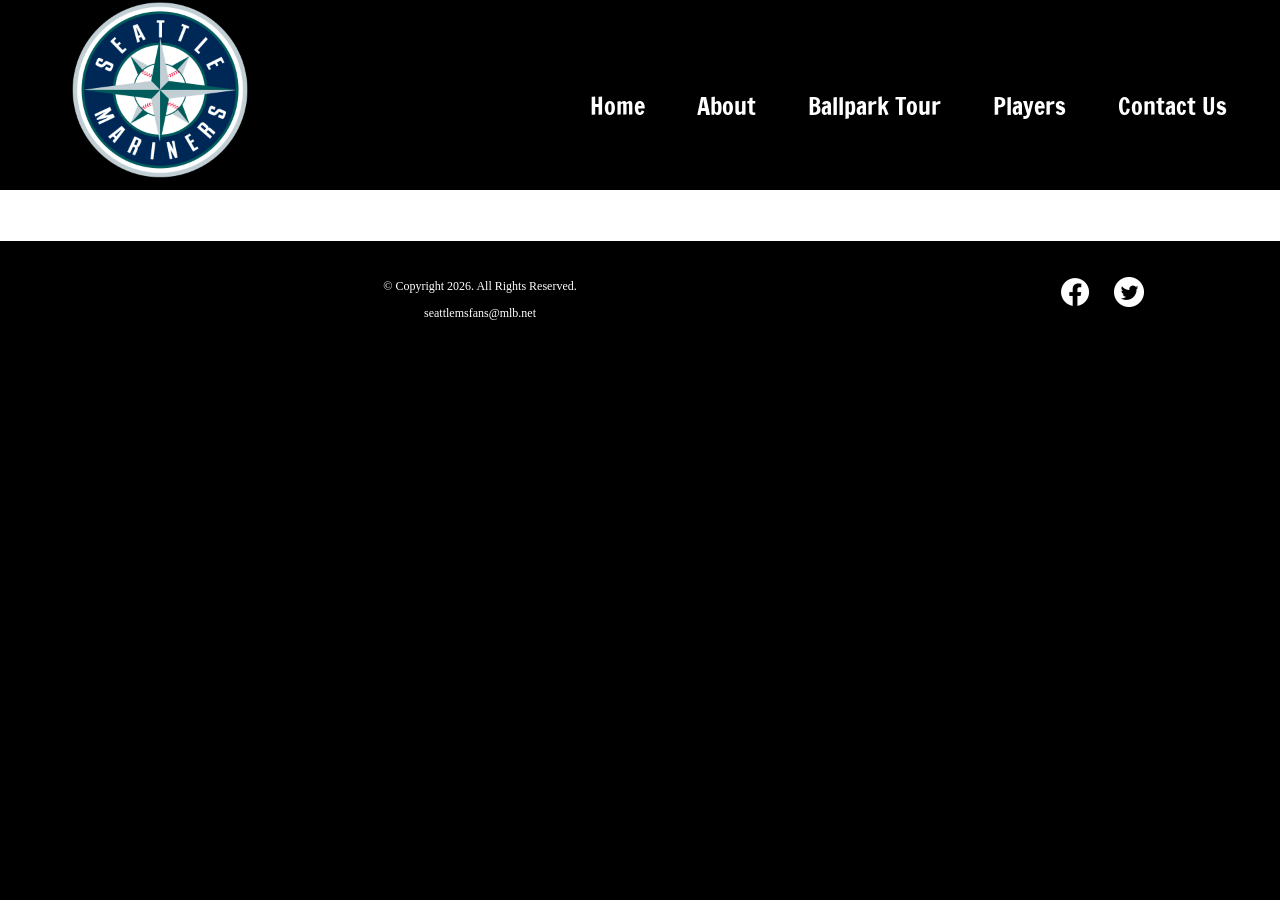
<file: template.html>
<!DOCTYPE html>
<!-- This website template was created by: Jose Camacho -->
<html lang="en">
<head>
	<title>Seattle Mariners Fan Page</title>
	<meta charset="utf-8">
	<link rel="stylesheet" href="css/styles.min.css">
	<meta name="viewport" content="width=device-width, initial-scale=1.0">
	<link href="https://fonts.googleapis.com/css?family=Francois+One|Roboto+Slab&display=swap" rel="stylesheet">
	<link rel="shortcut icon" href="images/favicon.ico">
	<link rel="icon" type="image/png" sizes="32x32" href="images/favicon-32.png">
	<link rel="apple-touch-icon" sizes="180x180" href="images/apple-touch-icon.png">
	<link rel="icon" sizes="192x192" href="images/android-chrome-192.png">
</head>
<body>

	<!-- Skip to Content Link -->
	<a class="skip" href="#content">Skip to Content</a>

	<div id="container">
	
		<!-- Mobile Nav -->
			<nav class="mobile-nav">
				<div id="menu-links">
					<a href="index.html">Home</a>
					<a href="about.html">About</a>
					<a href="ballpark.html">Ballpark Tour</a>
					<a href="players.html">Players</a>
					<a href="contact.html">Contact Us</a>
				</div>
				<a class="menu-icon" onclick="hamburger()">
					<div>&#9776;</div>
				</a>
			</nav>

		<!-- Use the header area for the website name or logo -->
		<header id="ms-logo">
			<a href="index.html"><img src="images/Seattle-Mariners-Logo.png" alt="Seattle Mariners Logo"></a>
		</header>
			
		<!-- Tablet, Desktop Nav -->
		<nav class="tablet-desktop">
			<ul>
				<li><a href="index.html">Home</a></li>
				<li><a href="about.html">About</a></li>
				<li><a href="ballpark.html">Ballpark Tour</a></li>
				<li><a href="players.html">Players</a></li>
				<li><a href="contact.html">Contact Us</a></li>
			</ul>
		</nav>
			
		<!-- Use the main area to add the main content of the webpage -->
		<main id="content">
			
		<div>
		</div>
			
		</main>
			
		<!-- Use the footer area to add webpage footer content -->
		<footer>
			
			<div class="copyright">
				<p>&copy; Copyright 2026. All Rights Reserved.</p>
				<p><a href="mailto:seattlemsfans@mlb.net">seattlemsfans@mlb.net</a></p>
			</div>
				
			<div class="social">
				<a href="https://www.facebook.com/Mariners" target="_blank"><img src="images/facebook-logo.png" alt="black and white Facebook logo"></a>
				<a href="https://www.twitter.com/Mariners" target="_blank"><img src="images/twitter-logo.png" alt="black abd white Twitter logo"></a>
			</div>
		</footer>
	
	
	</div>
	
	<script src="scripts/scripts.js"></script>
	
</body>
</html>
</file>
<file: css/styles.css>
/*
Author: Jose Camacho
Date: 5/12/26
File Name: styles.css
*/

/* CSS Reset */
body, header, nav, main, footer, h1, div, img, ul, figure, figcaption, section, article, aside {
	margin: 0;
	padding: 0;
	border: 0;
}

/* Style rules for body and images */
body {
		background-color: #000;
}

img {
	max-width: 100%;
	display: block;
}

/* Style rule for box sizing applies to all elements */
*{
	box-sizing: border-box;
}

/*Style rules for skip navigation link */
.skip {
	position: absolute;
	left: -999px;
}

.skip:focus {
	color: #000;
	background-color: #fff;
	text-decoration: none;
	padding: 0.5%;
	top: auto;
	left: auto;
	right: 1px;
	z-index: 1;
}

/* Style rules for mobile viewport */

/* Style rule for header */
header {
	top: 0;
	background-color: #000;
	height: 190px;
}

header img {
	margin: 0 auto;
}

/* Style rules for hamburger menu */
.mobile-nav a {
	color: #fff;
	font-family: 'Francois One', sans-serif;
	text-align: center;
	font-size: 2em;
	text-decoration: none;
	padding: 3%;
	display: block;
}

.mobile-nav a.menu-icon {
	display: block;
	position: absolute;
	right: 0;
	top: 0;
}

/* Show mobile class, hide tablet-desktop class and menu-links id */
.mobile {
	display: block;
}

.tablet-desktop, #menu-links {
	display: none;
}

/* Style rules for main content */
main {
	background-color: #fff;
	padding: 2%;
	font-size: 1.15em;
	font-family: 'Roboto Slab', serif;
}

.mobile h3 {
	text-shadow: 5px 5px 8px #ccc;
}

article {
	padding: 2%;
}

article h3 {
	text-align: center;
}

article img {
	margin: 0 auto;
}

article ul {
	margin-left: 10%;
}

article:nth-of-type(2) {
	background-color: #005C5C;
}

.tel-link {
	background-color: #404040;
	padding: 2%;
	margin: 0 auto;
	width: 80%;
	text-align: center;
	border-radius: 5px;
}

.tel-link a {
	color: #fff;
	text-decoration: none;
	font-size: 1.5em;
	display: block;
}

.hours {
	margin-left: 10%;
}

.action {
	font-size: 1.35em;
	color: #666600;
	font-weight: bold;
	text-shadow: 5px 5px 8px #ccc;
}

.frame {
	position: relative;
	max-width: 450px;
	margin: 2% auto;
}

.pic-text {
	position: absolute;
	bottom: 0;
	background: rgba(0, 0, 0, 0.5);
	color: #fff;
	width: 100%;
	padding: 20px;
	text-align: center;
	font-family: Verdana, Arial, sans-serif;
	font-size: 1.5em;
	font-weight: bold;
}

#team, #stadium, #felix {
	margin: 0 2%;
}

.round {
	border-radius: 8px;
}

.external-link {
	color: #666600;
	font-weight: bold;
	text-decoration: none;
}

#contact {
	text-align: center;
}

#contact .contact-email-link {
	color: #666600;
	text-decoration: none;
}

.map {
	border: 2px solid #C4CED4;
	width: 95%;
	height: 50%;
}

#form {
	margin-top: 2%;
	background-color: #f2f2f2;
	padding: 2%;
}

#form h2 {
	text-align: center;
}

/* Style rules for form elements */
fieldset, input, select, textarea {
	margin-bottom: 2%;
}

fieldset legend {
	font-weight: bold;
	font-size: 1.25em;
}

label {
	display: block;
	padding-top: 3%;
}

form #submit {
	margin: 0 auto;
	border: none;
	display: block;
	padding: 2%;
	background-color: #005C5C;
	font-size: 1em;
	border-radius: 10px;
}

/* Style rules for footer content */
footer .copyright {
	font-size: 0.75em;
	text-align: center;
	color: #fff;
	padding: 2% 4%;
	float: left;
	width: 75%;
}

footer p a {
	color: #fff;
	text-decoration: none;
}

.social {
	float: right;
	width: 20%;
	padding: 2%;
}

.social img {
	display: inline-block;
	padding: 5%;
}

/* Media Query for Tablet Viewport */
@media screen and (min-width: 630px), print {
	
	/* Tablet Viewport: Show tablet-desktop class, hide mobile class */
	.tablet-desktop {
		display: block;
	}
	
	.mobile, .mobile-nav {
		display: none;
	}
	
	/* Tablet Viewport: Style rule for header */
	header {
		width: 25%;
		float: left;
		padding-bottom: 0;
	}
	
	/* Tablet Viewport: Style rules for nav area */
	nav {
		padding: 1%;
		margin-bottom: 1%;
	}

	nav ul {
		list-style-type: none;
		text-align: center;
	}

	nav li {
		font-size: 1.5em;
		font-family: 'Francois One', sans-serif;
		display: inline-block;
	}
	
	nav li:last-child {
		border-right: none;
	}
	
	nav li a {
		padding: 0.1em 0.5em;
		display: block;
		color: #fff;
		text-decoration: none;
	}
	
	main {
		clear: left;
	}
	
	/* Tablet Viewport: Style rules for main content area */
	main ul {
		margin: 0 0 4% 10%;
	}
	
	.grid {
		display: grid;
		grid-template-columns: auto auto auto;
		grid-gap: 20px;
	}
	
	.pic-text {
		font-size: 1em;
		padding: 10px;
	}
	
	aside {
		text-align: center;
		font-size: 1.25em;
		font-style: italic;
		font-weight: bold;
		padding: 2%;
		background-color: #C4CED4;
		box-shadow: 5px 5px 8px #000;
		text-shadow: 5px 5px 5px #b3b3b3;
		border-radius: 0 15px;
	}
	
	.grid-item4 {
		grid-column: 1 / span 3;
	}
	
	#facts {
		border-top: 1px solid #000;
		border-bottom: 1px solid #000;
		background: linear-gradient(to right, #005C5C, #C4CED4);
		background-color: #f2f2f2;
		padding: 1% 2%;
	}

	#facts dt {
		font-weight: bold;
	}

	#facts dd {
		padding: 0.5% 1% 2% 0;
	}
	
	.tel-num {
		font-size: 1.25em;
	}
	
	.map {
		width: 600px;
		height: 450px;
	}
	
	/*Tablet Viewport: Style rules for table */
	table {
		border: 1px solid #000;
		border-collapse: collapse;
		margin: 0 auto;
		width: 100%;
	}
	
	caption {
		font-size: 1.5em;
		font-weight: bold;
		padding: 1%;
	}
	
	th, td {
		border: 1px solid #000;
		padding: 2%;
	}
	
	th {
		background-color: #005C5C;
		color: #fff;
		font-size: 1.15em;
	}
	
	tr:nth-child(odd) {
		background-color: #C4CED4;
	}
	
	/* Tablet Viewport: Style rule for form element */
	form {
		width: 70%;
		margin: 0 auto;
	}
	
	/* Tablet Viewport: Animation */
	@-webkit-keyframes text-animation {
		0% { font-size: 1em; }
		50% { font-size: 2em; }
		100% { font-size: 1.35em; }
	}
	
	@keyframes text-animation {
		0% { font-size: 1em; }
		50% { font-size: 2em; }
		100% { font-size: 1.35em; }
	}
	
	figcaption {
		-webkit-animation-name: text-animation;
		animation-name: text-animation;
		-webkit-animation-delay: 3s;
		animation-delay: 3s;
		-webkit-animation-duration: 5s;
		animation-duration: 5s;
	}
	
}

/* Media Query for Desktop Viewport */
@media screen and (min-width: 1015px), print {
	
	/* Desktop Viewport: Style rule for header */
	header {
		width: 25%;
		float: left;
		padding-bottom: 0;
	}
	
	/* Desktop Viewport: Style rules for nav area */
	nav {
		float: right;
		width: 60%;
		margin: 4em 1em -5em -5em;
	}
	
	nav ul {
		text-align: right;
	}
	
	nav li {
		border: none;
	}
	
	nav li a {
		padding: 0.5em 1em;
	}
	
	nav li a:hover {
		color: #000;
		background-color: #005C5C;
		transform: scale(1.3);
	}
	
	/* Desktop Viewport: Style Rules for main content */
	main {
		clear: left;
	}
	
	main h1 {
		font-size: 1.8em;
	}
	
	article h3 {
		font-size: 1.75em;
	}
	
	.pic-tex {
		font-size: 1.5em;
		padding: 20px;
	}
	
	.frame {
		opacity: 0.9;
	}
	
	.frame:hover {
		opacity: 1;
		box-shadow: 8px 8px 10px #808080;
		transform: translateY(10px);
	}
	
	#team, #stadium, #felix {
		width: 29%;
		float: left;
		margin: 0 2%;
	}
	
	#facts {
		clear: left;
	}
	
	/* Desktop Viewport: Style rules for form elements */
	form {
		width: auto;
	}
	
	.form-grid {
		display: grid;
		grid-template-columns: auto auto auto;
		grid-gap: 20px;
	}
	
	.btn {
		grid-column: 1 / span 3;
	}
	
}

/* Media Query for Large Desktop Viewports */
@media screen and (min-width: 1921px) {
	
		#container {
			width: 1920px;
			margin: 0 auto;
		}
		
		table {
			width: 80%;
		}
	
}

/* Media Query for Print */
@media print {
	
	body {
		background-color: #fff;
		color: #000;
	}
	
}
</file>
<file: css/styles.min.css>
body,header,nav,main,footer,h1,div,img,ul,figure,figcaption,section,article,aside{margin:0;padding:0;border:0}body{background-color:#000}img{max-width:100%;display:block}*{box-sizing:border-box}.skip{position:absolute;left:-999px}.skip:focus{color:#000;background-color:#fff;text-decoration:none;padding:.5%;top:auto;left:auto;right:1px;z-index:1}header{top:0;background-color:#000;height:190px}header img{margin:0 auto}.mobile-nav a{color:#fff;font-family:'Francois One',sans-serif;text-align:center;font-size:2em;text-decoration:none;padding:3%;display:block}.mobile-nav a.menu-icon{display:block;position:absolute;right:0;top:0}.mobile{display:block}.tablet-desktop,#menu-links{display:none}main{background-color:#fff;padding:2%;font-size:1.15em;font-family:'Roboto Slab',serif}.mobile h3{text-shadow:5px 5px 8px #ccc}article{padding:2%}article h3{text-align:center}article img{margin:0 auto}article ul{margin-left:10%}article:nth-of-type(2){background-color:#005C5C}.tel-link{background-color:#404040;padding:2%;margin:0 auto;width:80%;text-align:center;border-radius:5px}.tel-link a{color:#fff;text-decoration:none;font-size:1.5em;display:block}.hours{margin-left:10%}.action{font-size:1.35em;color:#660;font-weight:700;text-shadow:5px 5px 8px #ccc}.frame{position:relative;max-width:450px;margin:2% auto}.pic-text{position:absolute;bottom:0;background:rgb(0 0 0 / .5);color:#fff;width:100%;padding:20px;text-align:center;font-family:Verdana,Arial,sans-serif;font-size:1.5em;font-weight:700}#team,#stadium,#felix{margin:0 2%}.round{border-radius:8px}.external-link{color:#660;font-weight:700;text-decoration:none}#contact{text-align:center}#contact .contact-email-link{color:#660;text-decoration:none}.map{border:2px solid #C4CED4;width:95%;height:50%}#form{margin-top:2%;background-color:#f2f2f2;padding:2%}#form h2{text-align:center}fieldset,input,select,textarea{margin-bottom:2%}fieldset legend{font-weight:700;font-size:1.25em}label{display:block;padding-top:3%}form #submit{margin:0 auto;border:none;display:block;padding:2%;background-color:#005C5C;font-size:1em;border-radius:10px}footer .copyright{font-size:.75em;text-align:center;color:#fff;padding:2% 4%;float:left;width:75%}footer p a{color:#fff;text-decoration:none}.social{float:right;width:20%;padding:2%}.social img{display:inline-block;padding:5%}@media screen and (min-width:630px),print{.tablet-desktop{display:block}.mobile,.mobile-nav{display:none}header{width:25%;float:left;padding-bottom:0}nav{padding:1%;margin-bottom:1%}nav ul{list-style-type:none;text-align:center}nav li{font-size:1.5em;font-family:'Francois One',sans-serif;display:inline-block}nav li:last-child{border-right:none}nav li a{padding:.1em .5em;display:block;color:#fff;text-decoration:none}main{clear:left}main ul{margin:0 0 4% 10%}.grid{display:grid;grid-template-columns:auto auto auto;grid-gap:20px}.pic-text{font-size:1em;padding:10px}aside{text-align:center;font-size:1.25em;font-style:italic;font-weight:700;padding:2%;background-color:#C4CED4;box-shadow:5px 5px 8px #000;text-shadow:5px 5px 5px #b3b3b3;border-radius:0 15px}.grid-item4{grid-column:1 / span 3}#facts{border-top:1px solid #000;border-bottom:1px solid #000;background:linear-gradient(to right,#005C5C,#C4CED4);background-color:#f2f2f2;padding:1% 2%}#facts dt{font-weight:700}#facts dd{padding:.5% 1% 2% 0}.tel-num{font-size:1.25em}.map{width:600px;height:450px}table{border:1px solid #000;border-collapse:collapse;margin:0 auto;width:100%}caption{font-size:1.5em;font-weight:700;padding:1%}th,td{border:1px solid #000;padding:2%}th{background-color:#005C5C;color:#fff;font-size:1.15em}tr:nth-child(odd){background-color:#C4CED4}form{width:70%;margin:0 auto}@-webkit-keyframes text-animation{0%{font-size:1em}50%{font-size:2em}100%{font-size:1.35em}}@keyframes text-animation{0%{font-size:1em}50%{font-size:2em}100%{font-size:1.35em}}figcaption{-webkit-animation-name:text-animation;animation-name:text-animation;-webkit-animation-delay:3s;animation-delay:3s;-webkit-animation-duration:5s;animation-duration:5s}}@media screen and (min-width:1015px),print{header{width:25%;float:left;padding-bottom:0}nav{float:right;width:60%;margin:4em 1em -5em -5em}nav ul{text-align:right}nav li{border:none}nav li a{padding:.5em 1em}nav li a:hover{color:#000;background-color:#005C5C;transform:scale(1.3)}main{clear:left}main h1{font-size:1.8em}article h3{font-size:1.75em}.pic-tex{font-size:1.5em;padding:20px}.frame{opacity:.9}.frame:hover{opacity:1;box-shadow:8px 8px 10px gray;transform:translateY(10px)}#team,#stadium,#felix{width:29%;float:left;margin:0 2%}#facts{clear:left}form{width:auto}.form-grid{display:grid;grid-template-columns:auto auto auto;grid-gap:20px}.btn{grid-column:1 / span 3}}@media screen and (min-width:1921px){#container{width:1920px;margin:0 auto}table{width:80%}}@media print{body{background-color:#fff;color:#000}}
</file>
